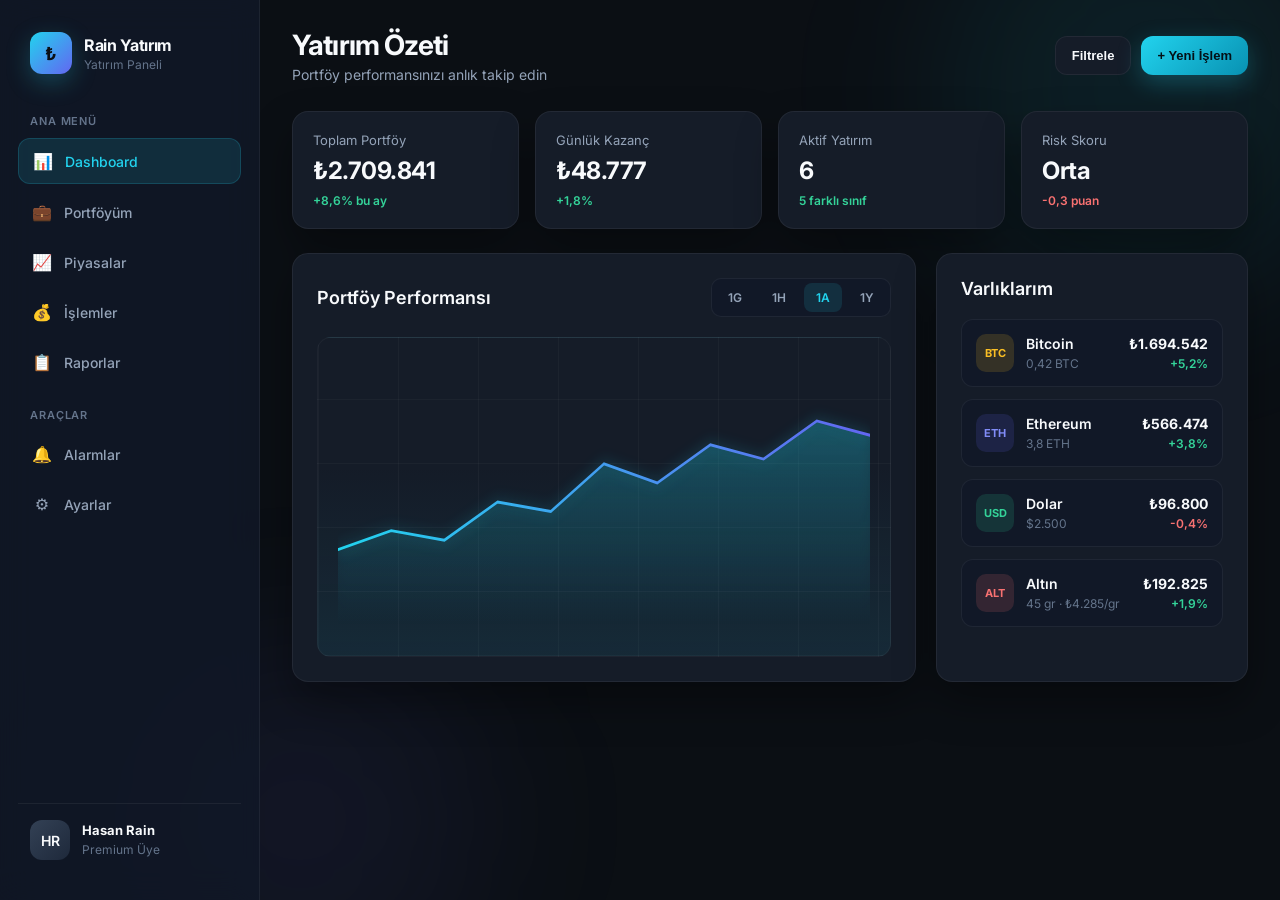
<file: index.html>
<!DOCTYPE html>
<html lang="tr">
<head>
  <meta charset="UTF-8" />
  <meta name="viewport" content="width=device-width, initial-scale=1.0" />
  <title>Dashboard — Rain Yatırım</title>
  <link rel="preconnect" href="https://fonts.googleapis.com" />
  <link rel="preconnect" href="https://fonts.gstatic.com" crossorigin />
  <link href="https://fonts.googleapis.com/css2?family=Inter:wght@400;500;600;700&display=swap" rel="stylesheet" />
  <link rel="stylesheet" href="styles.css" />
</head>
<body>
  <div class="app">
    <aside class="sidebar">
      <a href="index.html" class="logo">
        <div class="logo-icon">₺</div>
        <div class="logo-text">
          <h1>Rain Yatırım</h1>
          <p>Yatırım Paneli</p>
        </div>
      </a>

      <div class="menu-label">Ana Menü</div>
      <ul class="menu">
        <li><a href="tasarim1.html" class="active"><span class="menu-icon">📊</span> Dashboard</a></li>
        <li><a href="portfoyum.html"><span class="menu-icon">💼</span> Portföyüm</a></li>
        <li><a href="piyasalar.html"><span class="menu-icon">📈</span> Piyasalar</a></li>
        <li><a href="islemler.html"><span class="menu-icon">💰</span> İşlemler</a></li>
        <li><a href="raporlar.html"><span class="menu-icon">📋</span> Raporlar</a></li>
      </ul>

      <div class="menu-label" style="margin-top: 24px;">Araçlar</div>
      <ul class="menu">
        <li><a href="alarmlar.html"><span class="menu-icon">🔔</span> Alarmlar</a></li>
        <li><a href="ayarlar.html"><span class="menu-icon">⚙️</span> Ayarlar</a></li>
      </ul>

      <div class="sidebar-footer">
        <div class="user-card">
          <div class="avatar">HR</div>
          <div class="user-info">
            <strong>Hasan Rain</strong>
            <span>Premium Üye</span>
          </div>
        </div>
      </div>
    </aside>

    <main class="main">
      <div class="topbar">
        <div class="topbar-left">
          <h2>Yatırım Özeti</h2>
          <p>Portföy performansınızı anlık takip edin</p>
        </div>
        <div class="topbar-actions">
          <button class="btn btn-ghost">Filtrele</button>
          <button class="btn btn-primary">+ Yeni İşlem</button>
        </div>
      </div>

      <section class="stats-grid">
        <div class="stat-card">
          <div class="stat-label">Toplam Portföy</div>
          <div class="stat-value">₺2.709.841</div>
          <div class="stat-change positive">+8,6% bu ay</div>
        </div>
        <div class="stat-card">
          <div class="stat-label">Günlük Kazanç</div>
          <div class="stat-value">₺48.777</div>
          <div class="stat-change positive">+1,8%</div>
        </div>
        <div class="stat-card">
          <div class="stat-label">Aktif Yatırım</div>
          <div class="stat-value">6</div>
          <div class="stat-change positive">5 farklı sınıf</div>
        </div>
        <div class="stat-card">
          <div class="stat-label">Risk Skoru</div>
          <div class="stat-value">Orta</div>
          <div class="stat-change negative">-0,3 puan</div>
        </div>
      </section>

      <section class="content-grid">
        <div class="chart-card">
          <div class="card-header">
            <h3>Portföy Performansı</h3>
            <div class="tabs">
              <div class="tab">1G</div>
              <div class="tab">1H</div>
              <div class="tab active">1A</div>
              <div class="tab">1Y</div>
            </div>
          </div>
          <div class="chart-area">
            <div class="chart-line">
              <svg viewBox="0 0 800 260" preserveAspectRatio="none">
                <defs>
                  <linearGradient id="lineGradient" x1="0%" y1="0%" x2="100%" y2="0%">
                    <stop offset="0%" stop-color="#22d3ee" />
                    <stop offset="100%" stop-color="#6366f1" />
                  </linearGradient>
                  <linearGradient id="areaGradient" x1="0" y1="0" x2="0" y2="1">
                    <stop offset="0%" stop-color="rgba(34, 211, 238, 0.25)" />
                    <stop offset="100%" stop-color="rgba(34, 211, 238, 0)" />
                  </linearGradient>
                </defs>
                <path class="area" d="M0,180 L80,160 L160,170 L240,130 L320,140 L400,90 L480,110 L560,70 L640,85 L720,45 L800,60 L800,260 L0,260 Z" />
                <path d="M0,180 L80,160 L160,170 L240,130 L320,140 L400,90 L480,110 L560,70 L640,85 L720,45 L800,60" />
              </svg>
            </div>
          </div>
        </div>

        <div class="chart-card">
          <div class="card-header">
            <h3>Varlıklarım</h3>
          </div>
          <div class="portfolio-list">
            <div class="portfolio-item">
              <div class="asset">
                <div class="asset-icon btc">BTC</div>
                <div class="asset-info">
                  <strong>Bitcoin</strong>
                  <span>0,42 BTC</span>
                </div>
              </div>
              <div class="asset-value">
                <strong>₺1.694.542</strong>
                <span class="up">+5,2%</span>
              </div>
            </div>
            <div class="portfolio-item">
              <div class="asset">
                <div class="asset-icon eth">ETH</div>
                <div class="asset-info">
                  <strong>Ethereum</strong>
                  <span>3,8 ETH</span>
                </div>
              </div>
              <div class="asset-value">
                <strong>₺566.474</strong>
                <span class="up">+3,8%</span>
              </div>
            </div>
            <div class="portfolio-item">
              <div class="asset">
                <div class="asset-icon usd">USD</div>
                <div class="asset-info">
                  <strong>Dolar</strong>
                  <span>$2.500</span>
                </div>
              </div>
              <div class="asset-value">
                <strong>₺96.800</strong>
                <span class="down">-0,4%</span>
              </div>
            </div>
            <div class="portfolio-item">
              <div class="asset">
                <div class="asset-icon gold">ALT</div>
                <div class="asset-info">
                  <strong>Altın</strong>
                  <span>45 gr · ₺4.285/gr</span>
                </div>
              </div>
              <div class="asset-value">
                <strong>₺192.825</strong>
                <span class="up">+1,9%</span>
              </div>
            </div>
          </div>
        </div>
      </section>
    </main>
  </div>
</body>
</html>
</file>
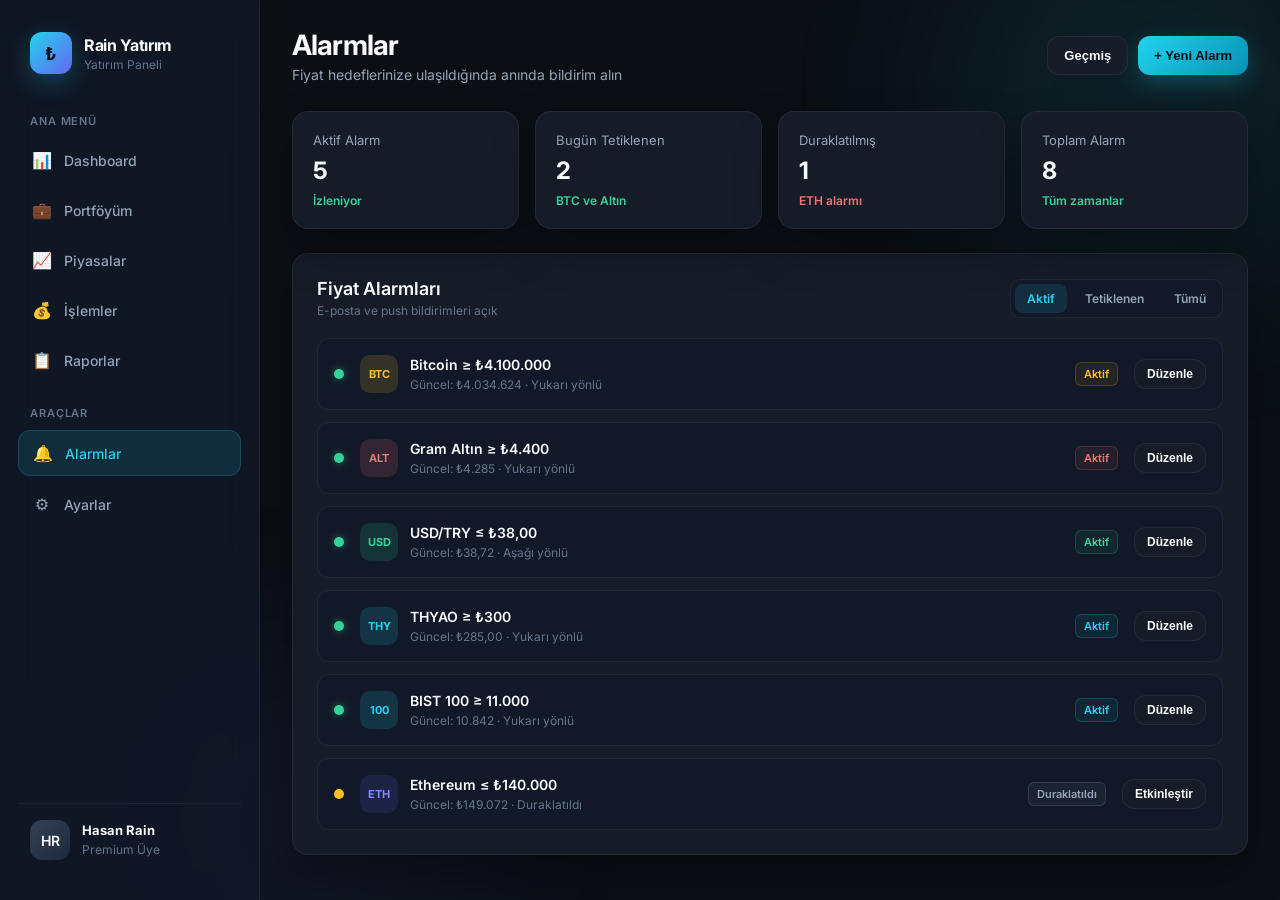
<file: alarmlar.html>
<!DOCTYPE html>
<html lang="tr">
<head>
  <meta charset="UTF-8" />
  <meta name="viewport" content="width=device-width, initial-scale=1.0" />
  <title>Alarmlar — Rain Yatırım</title>
  <link rel="preconnect" href="https://fonts.googleapis.com" />
  <link rel="preconnect" href="https://fonts.gstatic.com" crossorigin />
  <link href="https://fonts.googleapis.com/css2?family=Inter:wght@400;500;600;700&display=swap" rel="stylesheet" />
  <link rel="stylesheet" href="styles.css" />
</head>
<body>
  <div class="app">
    <aside class="sidebar">
      <a href="index.html" class="logo">
        <div class="logo-icon">₺</div>
        <div class="logo-text">
          <h1>Rain Yatırım</h1>
          <p>Yatırım Paneli</p>
        </div>
      </a>

      <div class="menu-label">Ana Menü</div>
      <ul class="menu">
        <li><a href="index.html"><span class="menu-icon">📊</span> Dashboard</a></li>
        <li><a href="portfoyum.html"><span class="menu-icon">💼</span> Portföyüm</a></li>
        <li><a href="piyasalar.html"><span class="menu-icon">📈</span> Piyasalar</a></li>
        <li><a href="islemler.html"><span class="menu-icon">💰</span> İşlemler</a></li>
        <li><a href="raporlar.html"><span class="menu-icon">📋</span> Raporlar</a></li>
      </ul>

      <div class="menu-label" style="margin-top: 24px;">Araçlar</div>
      <ul class="menu">
        <li><a href="alarmlar.html" class="active"><span class="menu-icon">🔔</span> Alarmlar</a></li>
        <li><a href="ayarlar.html"><span class="menu-icon">⚙️</span> Ayarlar</a></li>
      </ul>

      <div class="sidebar-footer">
        <div class="user-card">
          <div class="avatar">HR</div>
          <div class="user-info">
            <strong>Hasan Rain</strong>
            <span>Premium Üye</span>
          </div>
        </div>
      </div>
    </aside>

    <main class="main">
      <div class="topbar">
        <div class="topbar-left">
          <h2>Alarmlar</h2>
          <p>Fiyat hedeflerinize ulaşıldığında anında bildirim alın</p>
        </div>
        <div class="topbar-actions">
          <button class="btn btn-ghost">Geçmiş</button>
          <button class="btn btn-primary">+ Yeni Alarm</button>
        </div>
      </div>

      <section class="stats-grid">
        <div class="stat-card">
          <div class="stat-label">Aktif Alarm</div>
          <div class="stat-value">5</div>
          <div class="stat-change positive">İzleniyor</div>
        </div>
        <div class="stat-card">
          <div class="stat-label">Bugün Tetiklenen</div>
          <div class="stat-value">2</div>
          <div class="stat-change positive">BTC ve Altın</div>
        </div>
        <div class="stat-card">
          <div class="stat-label">Duraklatılmış</div>
          <div class="stat-value">1</div>
          <div class="stat-change negative">ETH alarmı</div>
        </div>
        <div class="stat-card">
          <div class="stat-label">Toplam Alarm</div>
          <div class="stat-value">8</div>
          <div class="stat-change positive">Tüm zamanlar</div>
        </div>
      </section>

      <section class="chart-card">
        <div class="card-header">
          <div>
            <h3>Fiyat Alarmları</h3>
            <p class="card-header-meta">E-posta ve push bildirimleri açık</p>
          </div>
          <div class="tabs">
            <div class="tab active">Aktif</div>
            <div class="tab">Tetiklenen</div>
            <div class="tab">Tümü</div>
          </div>
        </div>

        <div class="alarm-list">
          <div class="alarm-item">
            <div class="alarm-status active"></div>
            <div class="asset-cell" style="flex: 1;">
              <div class="asset-icon btc">BTC</div>
              <div class="asset-name">
                <strong>Bitcoin ≥ ₺4.100.000</strong>
                <span>Güncel: ₺4.034.624 · Yukarı yönlü</span>
              </div>
            </div>
            <span class="badge crypto">Aktif</span>
            <button class="btn btn-ghost" style="padding: 7px 12px; font-size: 12px;">Düzenle</button>
          </div>

          <div class="alarm-item">
            <div class="alarm-status active"></div>
            <div class="asset-cell" style="flex: 1;">
              <div class="asset-icon gold">ALT</div>
              <div class="asset-name">
                <strong>Gram Altın ≥ ₺4.400</strong>
                <span>Güncel: ₺4.285 · Yukarı yönlü</span>
              </div>
            </div>
            <span class="badge commodity">Aktif</span>
            <button class="btn btn-ghost" style="padding: 7px 12px; font-size: 12px;">Düzenle</button>
          </div>

          <div class="alarm-item">
            <div class="alarm-status active"></div>
            <div class="asset-cell" style="flex: 1;">
              <div class="asset-icon usd">USD</div>
              <div class="asset-name">
                <strong>USD/TRY ≤ ₺38,00</strong>
                <span>Güncel: ₺38,72 · Aşağı yönlü</span>
              </div>
            </div>
            <span class="badge fx">Aktif</span>
            <button class="btn btn-ghost" style="padding: 7px 12px; font-size: 12px;">Düzenle</button>
          </div>

          <div class="alarm-item">
            <div class="alarm-status active"></div>
            <div class="asset-cell" style="flex: 1;">
              <div class="asset-icon bist">THY</div>
              <div class="asset-name">
                <strong>THYAO ≥ ₺300</strong>
                <span>Güncel: ₺285,00 · Yukarı yönlü</span>
              </div>
            </div>
            <span class="badge stock">Aktif</span>
            <button class="btn btn-ghost" style="padding: 7px 12px; font-size: 12px;">Düzenle</button>
          </div>

          <div class="alarm-item">
            <div class="alarm-status active"></div>
            <div class="asset-cell" style="flex: 1;">
              <div class="asset-icon bist">100</div>
              <div class="asset-name">
                <strong>BIST 100 ≥ 11.000</strong>
                <span>Güncel: 10.842 · Yukarı yönlü</span>
              </div>
            </div>
            <span class="badge stock">Aktif</span>
            <button class="btn btn-ghost" style="padding: 7px 12px; font-size: 12px;">Düzenle</button>
          </div>

          <div class="alarm-item">
            <div class="alarm-status paused"></div>
            <div class="asset-cell" style="flex: 1;">
              <div class="asset-icon eth">ETH</div>
              <div class="asset-name">
                <strong>Ethereum ≤ ₺140.000</strong>
                <span>Güncel: ₺149.072 · Duraklatıldı</span>
              </div>
            </div>
            <span class="badge cash">Duraklatıldı</span>
            <button class="btn btn-ghost" style="padding: 7px 12px; font-size: 12px;">Etkinleştir</button>
          </div>
        </div>
      </section>
    </main>
  </div>
</body>
</html>
</file>
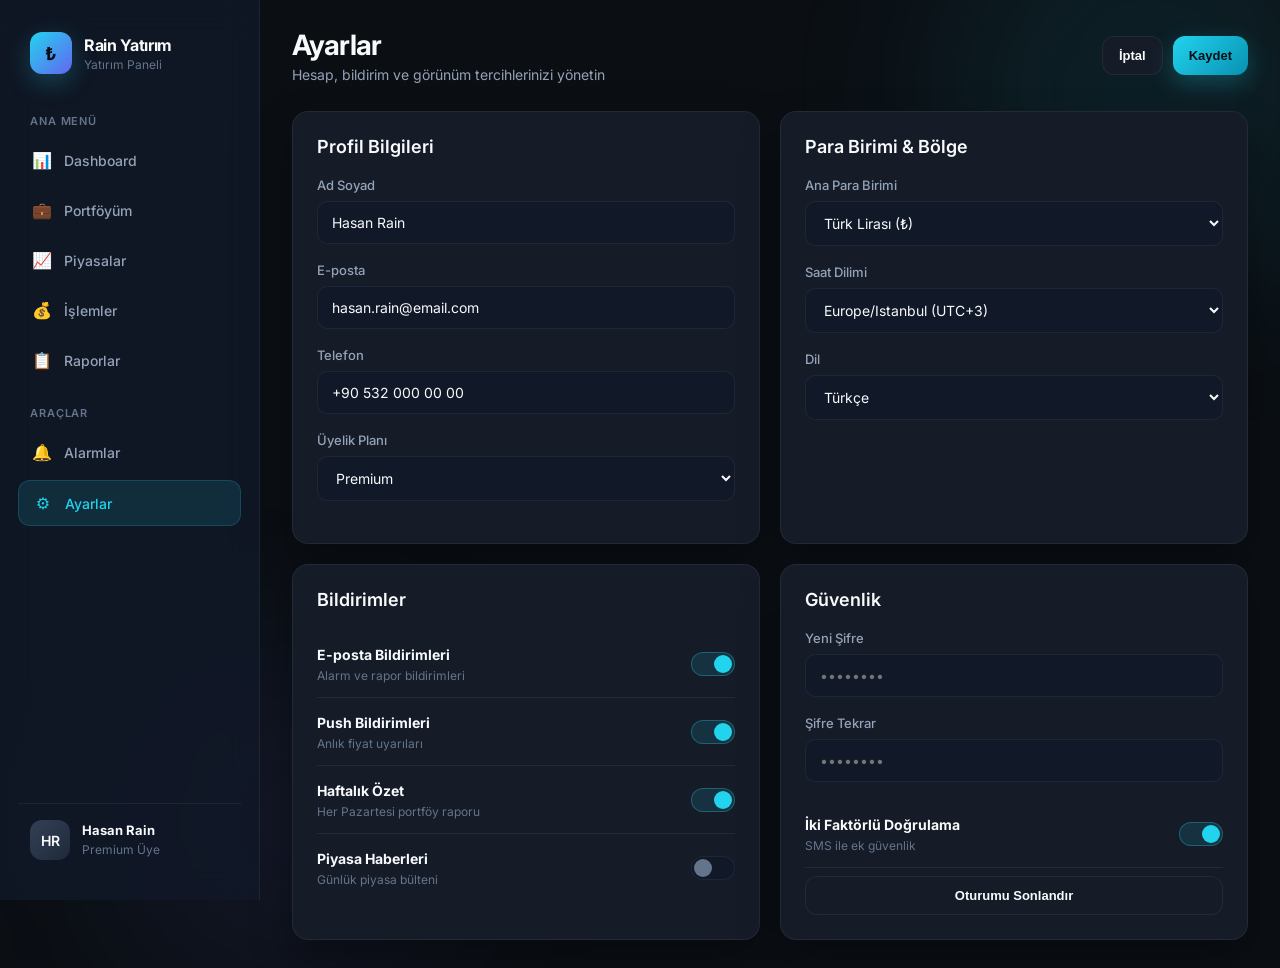
<file: ayarlar.html>
<!DOCTYPE html>
<html lang="tr">
<head>
  <meta charset="UTF-8" />
  <meta name="viewport" content="width=device-width, initial-scale=1.0" />
  <title>Ayarlar — Rain Yatırım</title>
  <link rel="preconnect" href="https://fonts.googleapis.com" />
  <link rel="preconnect" href="https://fonts.gstatic.com" crossorigin />
  <link href="https://fonts.googleapis.com/css2?family=Inter:wght@400;500;600;700&display=swap" rel="stylesheet" />
  <link rel="stylesheet" href="styles.css" />
</head>
<body>
  <div class="app">
    <aside class="sidebar">
      <a href="index.html" class="logo">
        <div class="logo-icon">₺</div>
        <div class="logo-text">
          <h1>Rain Yatırım</h1>
          <p>Yatırım Paneli</p>
        </div>
      </a>

      <div class="menu-label">Ana Menü</div>
      <ul class="menu">
        <li><a href="index.html"><span class="menu-icon">📊</span> Dashboard</a></li>
        <li><a href="portfoyum.html"><span class="menu-icon">💼</span> Portföyüm</a></li>
        <li><a href="piyasalar.html"><span class="menu-icon">📈</span> Piyasalar</a></li>
        <li><a href="islemler.html"><span class="menu-icon">💰</span> İşlemler</a></li>
        <li><a href="raporlar.html"><span class="menu-icon">📋</span> Raporlar</a></li>
      </ul>

      <div class="menu-label" style="margin-top: 24px;">Araçlar</div>
      <ul class="menu">
        <li><a href="alarmlar.html"><span class="menu-icon">🔔</span> Alarmlar</a></li>
        <li><a href="ayarlar.html" class="active"><span class="menu-icon">⚙️</span> Ayarlar</a></li>
      </ul>

      <div class="sidebar-footer">
        <div class="user-card">
          <div class="avatar">HR</div>
          <div class="user-info">
            <strong>Hasan Rain</strong>
            <span>Premium Üye</span>
          </div>
        </div>
      </div>
    </aside>

    <main class="main">
      <div class="topbar">
        <div class="topbar-left">
          <h2>Ayarlar</h2>
          <p>Hesap, bildirim ve görünüm tercihlerinizi yönetin</p>
        </div>
        <div class="topbar-actions">
          <button class="btn btn-ghost">İptal</button>
          <button class="btn btn-primary">Kaydet</button>
        </div>
      </div>

      <section class="settings-grid">
        <div class="chart-card">
          <div class="card-header">
            <h3>Profil Bilgileri</h3>
          </div>
          <div class="form-group">
            <label for="name">Ad Soyad</label>
            <input type="text" id="name" value="Hasan Rain" />
          </div>
          <div class="form-group">
            <label for="email">E-posta</label>
            <input type="email" id="email" value="hasan.rain@email.com" />
          </div>
          <div class="form-group">
            <label for="phone">Telefon</label>
            <input type="tel" id="phone" value="+90 532 000 00 00" />
          </div>
          <div class="form-group">
            <label for="plan">Üyelik Planı</label>
            <select id="plan">
              <option selected>Premium</option>
              <option>Standart</option>
              <option>Kurumsal</option>
            </select>
          </div>
        </div>

        <div class="chart-card">
          <div class="card-header">
            <h3>Para Birimi &amp; Bölge</h3>
          </div>
          <div class="form-group">
            <label for="currency">Ana Para Birimi</label>
            <select id="currency">
              <option selected>Türk Lirası (₺)</option>
              <option>Amerikan Doları ($)</option>
              <option>Euro (€)</option>
            </select>
          </div>
          <div class="form-group">
            <label for="timezone">Saat Dilimi</label>
            <select id="timezone">
              <option selected>Europe/Istanbul (UTC+3)</option>
              <option>UTC</option>
              <option>America/New_York</option>
            </select>
          </div>
          <div class="form-group">
            <label for="lang">Dil</label>
            <select id="lang">
              <option selected>Türkçe</option>
              <option>English</option>
            </select>
          </div>
        </div>

        <div class="chart-card">
          <div class="card-header">
            <h3>Bildirimler</h3>
          </div>
          <div class="toggle-row">
            <div>
              <strong style="font-size: 14px;">E-posta Bildirimleri</strong>
              <p style="font-size: 12px; color: var(--text-muted); margin-top: 4px;">Alarm ve rapor bildirimleri</p>
            </div>
            <div class="toggle on"></div>
          </div>
          <div class="toggle-row">
            <div>
              <strong style="font-size: 14px;">Push Bildirimleri</strong>
              <p style="font-size: 12px; color: var(--text-muted); margin-top: 4px;">Anlık fiyat uyarıları</p>
            </div>
            <div class="toggle on"></div>
          </div>
          <div class="toggle-row">
            <div>
              <strong style="font-size: 14px;">Haftalık Özet</strong>
              <p style="font-size: 12px; color: var(--text-muted); margin-top: 4px;">Her Pazartesi portföy raporu</p>
            </div>
            <div class="toggle on"></div>
          </div>
          <div class="toggle-row">
            <div>
              <strong style="font-size: 14px;">Piyasa Haberleri</strong>
              <p style="font-size: 12px; color: var(--text-muted); margin-top: 4px;">Günlük piyasa bülteni</p>
            </div>
            <div class="toggle"></div>
          </div>
        </div>

        <div class="chart-card">
          <div class="card-header">
            <h3>Güvenlik</h3>
          </div>
          <div class="form-group">
            <label for="password">Yeni Şifre</label>
            <input type="password" id="password" placeholder="••••••••" />
          </div>
          <div class="form-group">
            <label for="password2">Şifre Tekrar</label>
            <input type="password" id="password2" placeholder="••••••••" />
          </div>
          <div class="toggle-row">
            <div>
              <strong style="font-size: 14px;">İki Faktörlü Doğrulama</strong>
              <p style="font-size: 12px; color: var(--text-muted); margin-top: 4px;">SMS ile ek güvenlik</p>
            </div>
            <div class="toggle on"></div>
          </div>
          <button class="btn btn-ghost" style="margin-top: 8px; width: 100%;">Oturumu Sonlandır</button>
        </div>
      </section>
    </main>
  </div>
</body>
</html>
</file>
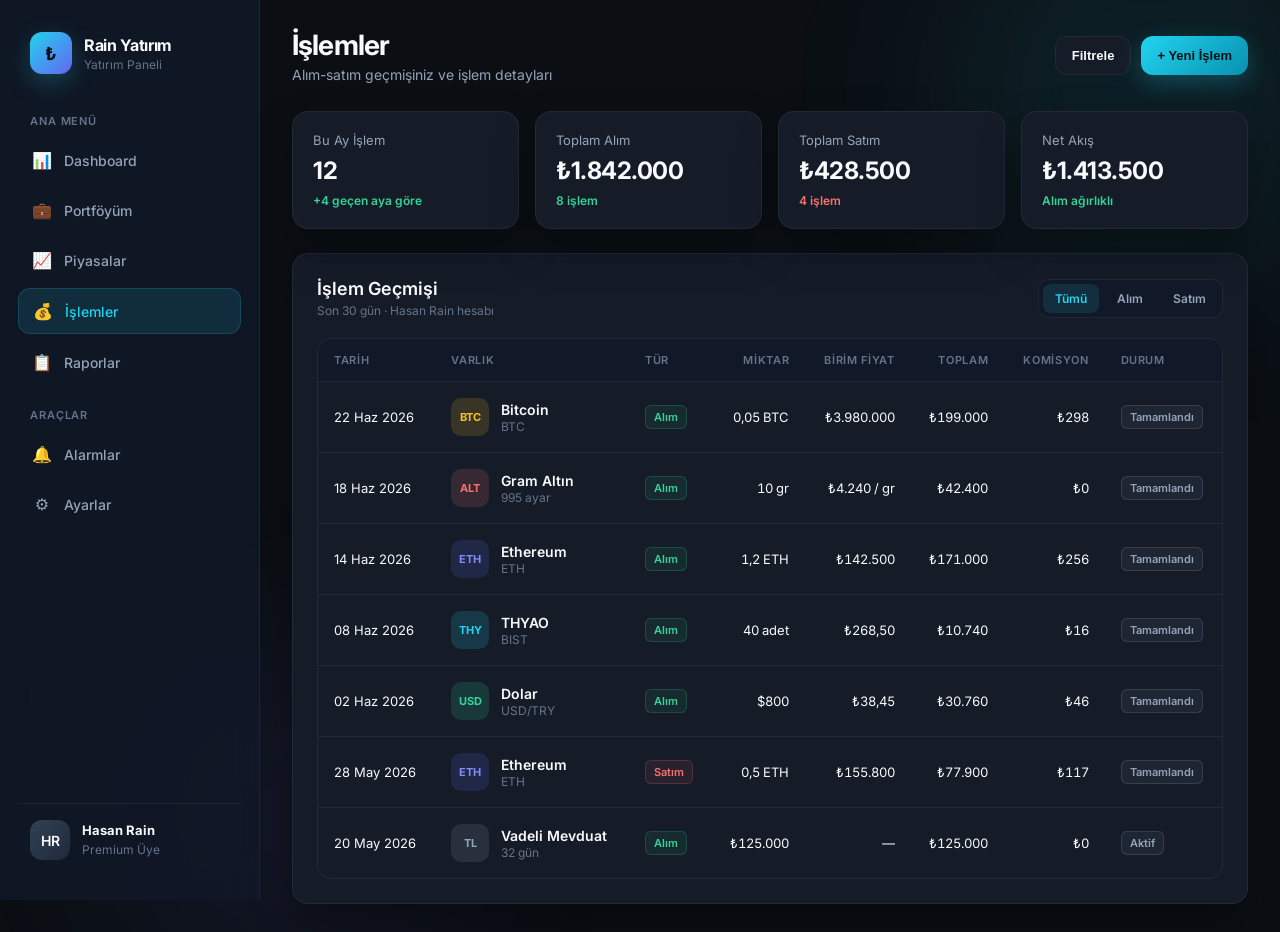
<file: islemler.html>
<!DOCTYPE html>
<html lang="tr">
<head>
  <meta charset="UTF-8" />
  <meta name="viewport" content="width=device-width, initial-scale=1.0" />
  <title>İşlemler — Rain Yatırım</title>
  <link rel="preconnect" href="https://fonts.googleapis.com" />
  <link rel="preconnect" href="https://fonts.gstatic.com" crossorigin />
  <link href="https://fonts.googleapis.com/css2?family=Inter:wght@400;500;600;700&display=swap" rel="stylesheet" />
  <link rel="stylesheet" href="styles.css" />
</head>
<body>
  <div class="app">
    <aside class="sidebar">
      <a href="index.html" class="logo">
        <div class="logo-icon">₺</div>
        <div class="logo-text">
          <h1>Rain Yatırım</h1>
          <p>Yatırım Paneli</p>
        </div>
      </a>

      <div class="menu-label">Ana Menü</div>
      <ul class="menu">
        <li><a href="index.html"><span class="menu-icon">📊</span> Dashboard</a></li>
        <li><a href="portfoyum.html"><span class="menu-icon">💼</span> Portföyüm</a></li>
        <li><a href="piyasalar.html"><span class="menu-icon">📈</span> Piyasalar</a></li>
        <li><a href="islemler.html" class="active"><span class="menu-icon">💰</span> İşlemler</a></li>
        <li><a href="raporlar.html"><span class="menu-icon">📋</span> Raporlar</a></li>
      </ul>

      <div class="menu-label" style="margin-top: 24px;">Araçlar</div>
      <ul class="menu">
        <li><a href="alarmlar.html"><span class="menu-icon">🔔</span> Alarmlar</a></li>
        <li><a href="ayarlar.html"><span class="menu-icon">⚙️</span> Ayarlar</a></li>
      </ul>

      <div class="sidebar-footer">
        <div class="user-card">
          <div class="avatar">HR</div>
          <div class="user-info">
            <strong>Hasan Rain</strong>
            <span>Premium Üye</span>
          </div>
        </div>
      </div>
    </aside>

    <main class="main">
      <div class="topbar">
        <div class="topbar-left">
          <h2>İşlemler</h2>
          <p>Alım-satım geçmişiniz ve işlem detayları</p>
        </div>
        <div class="topbar-actions">
          <button class="btn btn-ghost">Filtrele</button>
          <button class="btn btn-primary">+ Yeni İşlem</button>
        </div>
      </div>

      <section class="stats-grid">
        <div class="stat-card">
          <div class="stat-label">Bu Ay İşlem</div>
          <div class="stat-value">12</div>
          <div class="stat-change positive">+4 geçen aya göre</div>
        </div>
        <div class="stat-card">
          <div class="stat-label">Toplam Alım</div>
          <div class="stat-value">₺1.842.000</div>
          <div class="stat-change positive">8 işlem</div>
        </div>
        <div class="stat-card">
          <div class="stat-label">Toplam Satım</div>
          <div class="stat-value">₺428.500</div>
          <div class="stat-change negative">4 işlem</div>
        </div>
        <div class="stat-card">
          <div class="stat-label">Net Akış</div>
          <div class="stat-value">₺1.413.500</div>
          <div class="stat-change positive">Alım ağırlıklı</div>
        </div>
      </section>

      <section class="chart-card">
        <div class="card-header">
          <div>
            <h3>İşlem Geçmişi</h3>
            <p class="card-header-meta">Son 30 gün · Hasan Rain hesabı</p>
          </div>
          <div class="tabs">
            <div class="tab active">Tümü</div>
            <div class="tab">Alım</div>
            <div class="tab">Satım</div>
          </div>
        </div>

        <div class="table-wrap">
          <table class="data-table">
            <thead>
              <tr>
                <th>Tarih</th>
                <th>Varlık</th>
                <th>Tür</th>
                <th class="num">Miktar</th>
                <th class="num">Birim Fiyat</th>
                <th class="num">Toplam</th>
                <th class="num">Komisyon</th>
                <th>Durum</th>
              </tr>
            </thead>
            <tbody>
              <tr>
                <td>22 Haz 2026</td>
                <td>
                  <div class="asset-cell">
                    <div class="asset-icon btc">BTC</div>
                    <div class="asset-name"><strong>Bitcoin</strong><span>BTC</span></div>
                  </div>
                </td>
                <td><span class="badge buy">Alım</span></td>
                <td class="num">0,05 BTC</td>
                <td class="num">₺3.980.000</td>
                <td class="num">₺199.000</td>
                <td class="num">₺298</td>
                <td><span class="badge cash">Tamamlandı</span></td>
              </tr>
              <tr>
                <td>18 Haz 2026</td>
                <td>
                  <div class="asset-cell">
                    <div class="asset-icon gold">ALT</div>
                    <div class="asset-name"><strong>Gram Altın</strong><span>995 ayar</span></div>
                  </div>
                </td>
                <td><span class="badge buy">Alım</span></td>
                <td class="num">10 gr</td>
                <td class="num">₺4.240 / gr</td>
                <td class="num">₺42.400</td>
                <td class="num">₺0</td>
                <td><span class="badge cash">Tamamlandı</span></td>
              </tr>
              <tr>
                <td>14 Haz 2026</td>
                <td>
                  <div class="asset-cell">
                    <div class="asset-icon eth">ETH</div>
                    <div class="asset-name"><strong>Ethereum</strong><span>ETH</span></div>
                  </div>
                </td>
                <td><span class="badge buy">Alım</span></td>
                <td class="num">1,2 ETH</td>
                <td class="num">₺142.500</td>
                <td class="num">₺171.000</td>
                <td class="num">₺256</td>
                <td><span class="badge cash">Tamamlandı</span></td>
              </tr>
              <tr>
                <td>08 Haz 2026</td>
                <td>
                  <div class="asset-cell">
                    <div class="asset-icon bist">THY</div>
                    <div class="asset-name"><strong>THYAO</strong><span>BIST</span></div>
                  </div>
                </td>
                <td><span class="badge buy">Alım</span></td>
                <td class="num">40 adet</td>
                <td class="num">₺268,50</td>
                <td class="num">₺10.740</td>
                <td class="num">₺16</td>
                <td><span class="badge cash">Tamamlandı</span></td>
              </tr>
              <tr>
                <td>02 Haz 2026</td>
                <td>
                  <div class="asset-cell">
                    <div class="asset-icon usd">USD</div>
                    <div class="asset-name"><strong>Dolar</strong><span>USD/TRY</span></div>
                  </div>
                </td>
                <td><span class="badge buy">Alım</span></td>
                <td class="num">$800</td>
                <td class="num">₺38,45</td>
                <td class="num">₺30.760</td>
                <td class="num">₺46</td>
                <td><span class="badge cash">Tamamlandı</span></td>
              </tr>
              <tr>
                <td>28 May 2026</td>
                <td>
                  <div class="asset-cell">
                    <div class="asset-icon eth">ETH</div>
                    <div class="asset-name"><strong>Ethereum</strong><span>ETH</span></div>
                  </div>
                </td>
                <td><span class="badge sell">Satım</span></td>
                <td class="num">0,5 ETH</td>
                <td class="num">₺155.800</td>
                <td class="num">₺77.900</td>
                <td class="num">₺117</td>
                <td><span class="badge cash">Tamamlandı</span></td>
              </tr>
              <tr>
                <td>20 May 2026</td>
                <td>
                  <div class="asset-cell">
                    <div class="asset-icon tl">TL</div>
                    <div class="asset-name"><strong>Vadeli Mevduat</strong><span>32 gün</span></div>
                  </div>
                </td>
                <td><span class="badge buy">Alım</span></td>
                <td class="num">₺125.000</td>
                <td class="num">—</td>
                <td class="num">₺125.000</td>
                <td class="num">₺0</td>
                <td><span class="badge cash">Aktif</span></td>
              </tr>
            </tbody>
          </table>
        </div>
      </section>
    </main>
  </div>
</body>
</html>
</file>
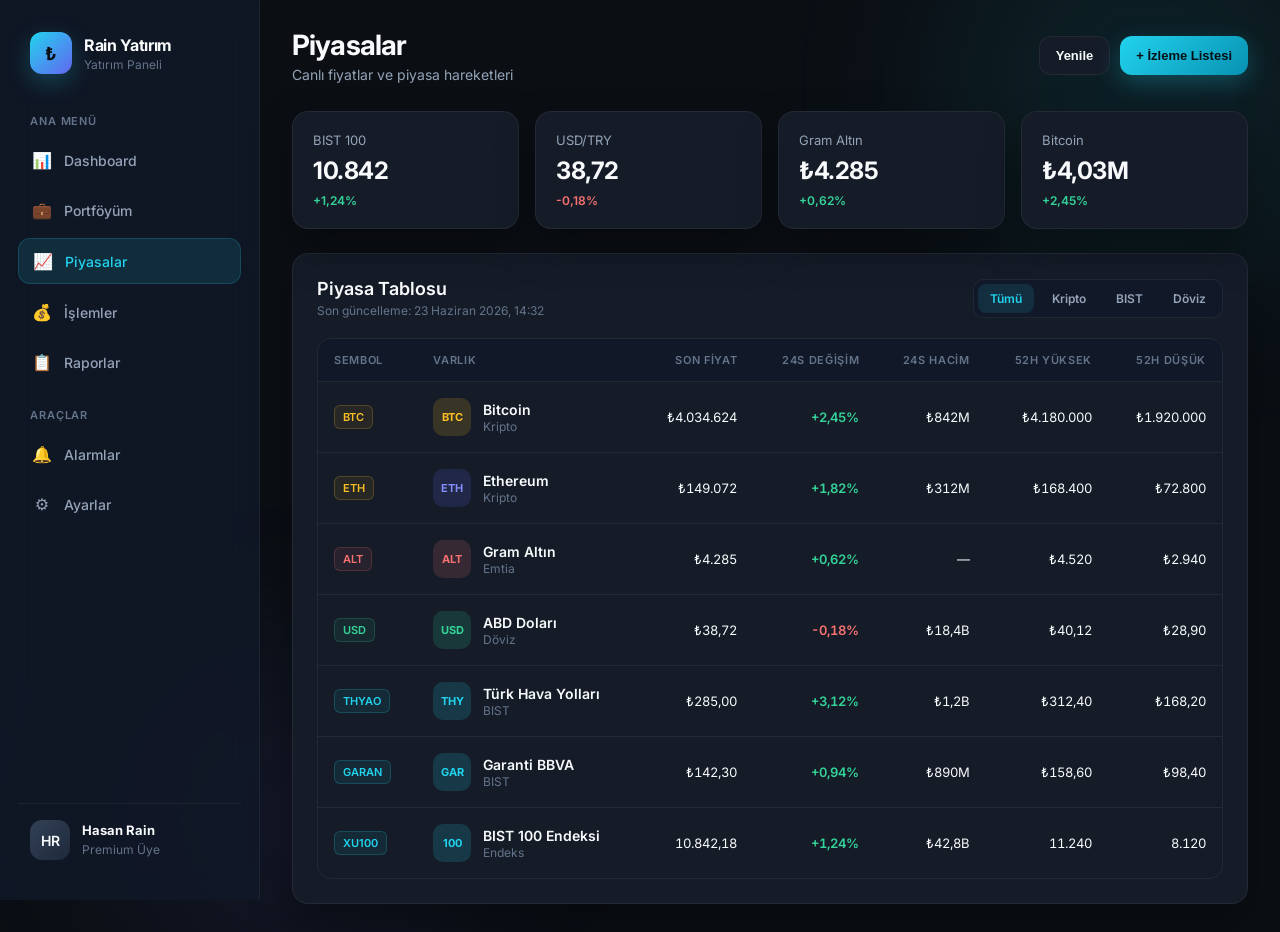
<file: piyasalar.html>
<!DOCTYPE html>
<html lang="tr">
<head>
  <meta charset="UTF-8" />
  <meta name="viewport" content="width=device-width, initial-scale=1.0" />
  <title>Piyasalar — Rain Yatırım</title>
  <link rel="preconnect" href="https://fonts.googleapis.com" />
  <link rel="preconnect" href="https://fonts.gstatic.com" crossorigin />
  <link href="https://fonts.googleapis.com/css2?family=Inter:wght@400;500;600;700&display=swap" rel="stylesheet" />
  <link rel="stylesheet" href="styles.css" />
</head>
<body>
  <div class="app">
    <aside class="sidebar">
      <a href="index.html" class="logo">
        <div class="logo-icon">₺</div>
        <div class="logo-text">
          <h1>Rain Yatırım</h1>
          <p>Yatırım Paneli</p>
        </div>
      </a>

      <div class="menu-label">Ana Menü</div>
      <ul class="menu">
        <li><a href="index.html"><span class="menu-icon">📊</span> Dashboard</a></li>
        <li><a href="portfoyum.html"><span class="menu-icon">💼</span> Portföyüm</a></li>
        <li><a href="piyasalar.html" class="active"><span class="menu-icon">📈</span> Piyasalar</a></li>
        <li><a href="islemler.html"><span class="menu-icon">💰</span> İşlemler</a></li>
        <li><a href="raporlar.html"><span class="menu-icon">📋</span> Raporlar</a></li>
      </ul>

      <div class="menu-label" style="margin-top: 24px;">Araçlar</div>
      <ul class="menu">
        <li><a href="alarmlar.html"><span class="menu-icon">🔔</span> Alarmlar</a></li>
        <li><a href="ayarlar.html"><span class="menu-icon">⚙️</span> Ayarlar</a></li>
      </ul>

      <div class="sidebar-footer">
        <div class="user-card">
          <div class="avatar">HR</div>
          <div class="user-info">
            <strong>Hasan Rain</strong>
            <span>Premium Üye</span>
          </div>
        </div>
      </div>
    </aside>

    <main class="main">
      <div class="topbar">
        <div class="topbar-left">
          <h2>Piyasalar</h2>
          <p>Canlı fiyatlar ve piyasa hareketleri</p>
        </div>
        <div class="topbar-actions">
          <button class="btn btn-ghost">Yenile</button>
          <button class="btn btn-primary">+ İzleme Listesi</button>
        </div>
      </div>

      <section class="stats-grid">
        <div class="stat-card">
          <div class="stat-label">BIST 100</div>
          <div class="stat-value">10.842</div>
          <div class="stat-change positive">+1,24%</div>
        </div>
        <div class="stat-card">
          <div class="stat-label">USD/TRY</div>
          <div class="stat-value">38,72</div>
          <div class="stat-change negative">-0,18%</div>
        </div>
        <div class="stat-card">
          <div class="stat-label">Gram Altın</div>
          <div class="stat-value">₺4.285</div>
          <div class="stat-change positive">+0,62%</div>
        </div>
        <div class="stat-card">
          <div class="stat-label">Bitcoin</div>
          <div class="stat-value">₺4,03M</div>
          <div class="stat-change positive">+2,45%</div>
        </div>
      </section>

      <section class="chart-card">
        <div class="card-header">
          <div>
            <h3>Piyasa Tablosu</h3>
            <p class="card-header-meta">Son güncelleme: 23 Haziran 2026, 14:32</p>
          </div>
          <div class="tabs">
            <div class="tab active">Tümü</div>
            <div class="tab">Kripto</div>
            <div class="tab">BIST</div>
            <div class="tab">Döviz</div>
          </div>
        </div>

        <div class="table-wrap">
          <table class="data-table">
            <thead>
              <tr>
                <th>Sembol</th>
                <th>Varlık</th>
                <th class="num">Son Fiyat</th>
                <th class="num">24s Değişim</th>
                <th class="num">24s Hacim</th>
                <th class="num">52H Yüksek</th>
                <th class="num">52H Düşük</th>
              </tr>
            </thead>
            <tbody>
              <tr>
                <td><span class="badge crypto">BTC</span></td>
                <td>
                  <div class="asset-cell">
                    <div class="asset-icon btc">BTC</div>
                    <div class="asset-name"><strong>Bitcoin</strong><span>Kripto</span></div>
                  </div>
                </td>
                <td class="num">₺4.034.624</td>
                <td class="num pnl up">+2,45%</td>
                <td class="num">₺842M</td>
                <td class="num">₺4.180.000</td>
                <td class="num">₺1.920.000</td>
              </tr>
              <tr>
                <td><span class="badge crypto">ETH</span></td>
                <td>
                  <div class="asset-cell">
                    <div class="asset-icon eth">ETH</div>
                    <div class="asset-name"><strong>Ethereum</strong><span>Kripto</span></div>
                  </div>
                </td>
                <td class="num">₺149.072</td>
                <td class="num pnl up">+1,82%</td>
                <td class="num">₺312M</td>
                <td class="num">₺168.400</td>
                <td class="num">₺72.800</td>
              </tr>
              <tr>
                <td><span class="badge commodity">ALT</span></td>
                <td>
                  <div class="asset-cell">
                    <div class="asset-icon gold">ALT</div>
                    <div class="asset-name"><strong>Gram Altın</strong><span>Emtia</span></div>
                  </div>
                </td>
                <td class="num">₺4.285</td>
                <td class="num pnl up">+0,62%</td>
                <td class="num">—</td>
                <td class="num">₺4.520</td>
                <td class="num">₺2.940</td>
              </tr>
              <tr>
                <td><span class="badge fx">USD</span></td>
                <td>
                  <div class="asset-cell">
                    <div class="asset-icon usd">USD</div>
                    <div class="asset-name"><strong>ABD Doları</strong><span>Döviz</span></div>
                  </div>
                </td>
                <td class="num">₺38,72</td>
                <td class="num pnl down">-0,18%</td>
                <td class="num">₺18,4B</td>
                <td class="num">₺40,12</td>
                <td class="num">₺28,90</td>
              </tr>
              <tr>
                <td><span class="badge stock">THYAO</span></td>
                <td>
                  <div class="asset-cell">
                    <div class="asset-icon bist">THY</div>
                    <div class="asset-name"><strong>Türk Hava Yolları</strong><span>BIST</span></div>
                  </div>
                </td>
                <td class="num">₺285,00</td>
                <td class="num pnl up">+3,12%</td>
                <td class="num">₺1,2B</td>
                <td class="num">₺312,40</td>
                <td class="num">₺168,20</td>
              </tr>
              <tr>
                <td><span class="badge stock">GARAN</span></td>
                <td>
                  <div class="asset-cell">
                    <div class="asset-icon bist">GAR</div>
                    <div class="asset-name"><strong>Garanti BBVA</strong><span>BIST</span></div>
                  </div>
                </td>
                <td class="num">₺142,30</td>
                <td class="num pnl up">+0,94%</td>
                <td class="num">₺890M</td>
                <td class="num">₺158,60</td>
                <td class="num">₺98,40</td>
              </tr>
              <tr>
                <td><span class="badge stock">XU100</span></td>
                <td>
                  <div class="asset-cell">
                    <div class="asset-icon bist">100</div>
                    <div class="asset-name"><strong>BIST 100 Endeksi</strong><span>Endeks</span></div>
                  </div>
                </td>
                <td class="num">10.842,18</td>
                <td class="num pnl up">+1,24%</td>
                <td class="num">₺42,8B</td>
                <td class="num">11.240</td>
                <td class="num">8.120</td>
              </tr>
            </tbody>
          </table>
        </div>
      </section>
    </main>
  </div>
</body>
</html>
</file>
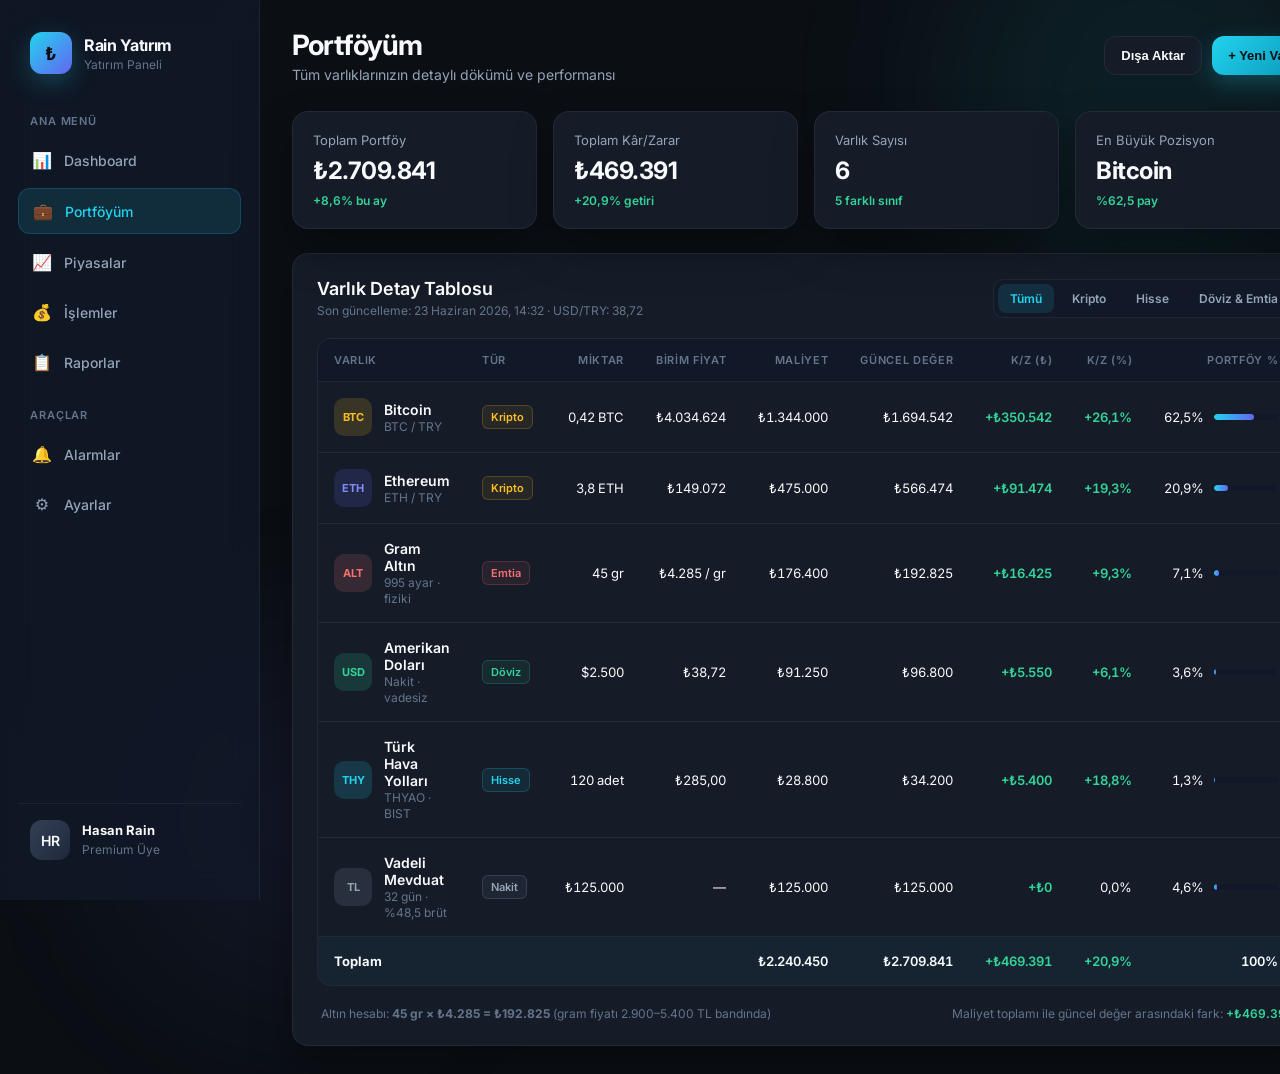
<file: portfoyum.html>
<!DOCTYPE html>
<html lang="tr">
<head>
  <meta charset="UTF-8" />
  <meta name="viewport" content="width=device-width, initial-scale=1.0" />
  <title>Portföyüm — Rain Yatırım</title>
  <link rel="preconnect" href="https://fonts.googleapis.com" />
  <link rel="preconnect" href="https://fonts.gstatic.com" crossorigin />
  <link href="https://fonts.googleapis.com/css2?family=Inter:wght@400;500;600;700&display=swap" rel="stylesheet" />
  <link rel="stylesheet" href="styles.css" />
  <style>
    .data-table { min-width: 960px; }
  </style>
</head>
<body>
  <div class="app">
    <aside class="sidebar">
      <a href="index.html" class="logo">
        <div class="logo-icon">₺</div>
        <div class="logo-text">
          <h1>Rain Yatırım</h1>
          <p>Yatırım Paneli</p>
        </div>
      </a>

      <div class="menu-label">Ana Menü</div>
      <ul class="menu">
        <li><a href="index.html"><span class="menu-icon">📊</span> Dashboard</a></li>
        <li><a href="portfoyum.html" class="active"><span class="menu-icon">💼</span> Portföyüm</a></li>
        <li><a href="piyasalar.html"><span class="menu-icon">📈</span> Piyasalar</a></li>
        <li><a href="islemler.html"><span class="menu-icon">💰</span> İşlemler</a></li>
        <li><a href="raporlar.html"><span class="menu-icon">📋</span> Raporlar</a></li>
      </ul>

      <div class="menu-label" style="margin-top: 24px;">Araçlar</div>
      <ul class="menu">
        <li><a href="alarmlar.html"><span class="menu-icon">🔔</span> Alarmlar</a></li>
        <li><a href="ayarlar.html"><span class="menu-icon">⚙️</span> Ayarlar</a></li>
      </ul>

      <div class="sidebar-footer">
        <div class="user-card">
          <div class="avatar">HR</div>
          <div class="user-info">
            <strong>Hasan Rain</strong>
            <span>Premium Üye</span>
          </div>
        </div>
      </div>
    </aside>

    <main class="main">
      <div class="topbar">
        <div class="topbar-left">
          <h2>Portföyüm</h2>
          <p>Tüm varlıklarınızın detaylı dökümü ve performansı</p>
        </div>
        <div class="topbar-actions">
          <button class="btn btn-ghost">Dışa Aktar</button>
          <button class="btn btn-primary">+ Yeni Varlık</button>
        </div>
      </div>

      <!--
        Fiyat referansları (Haziran 2026, gerçekçi aralıklar):
        USD/TRY: 38,72 | BTC: ~$104.200 | ETH: ~$3.850
        Gram altın: 4.285 TL/gr (2.900–5.400 aralığında)
      -->
      <section class="stats-grid">
        <div class="stat-card">
          <div class="stat-label">Toplam Portföy</div>
          <div class="stat-value">₺2.709.841</div>
          <div class="stat-change positive">+8,6% bu ay</div>
        </div>
        <div class="stat-card">
          <div class="stat-label">Toplam Kâr/Zarar</div>
          <div class="stat-value">₺469.391</div>
          <div class="stat-change positive">+20,9% getiri</div>
        </div>
        <div class="stat-card">
          <div class="stat-label">Varlık Sayısı</div>
          <div class="stat-value">6</div>
          <div class="stat-change positive">5 farklı sınıf</div>
        </div>
        <div class="stat-card">
          <div class="stat-label">En Büyük Pozisyon</div>
          <div class="stat-value">Bitcoin</div>
          <div class="stat-change positive">%62,5 pay</div>
        </div>
      </section>

      <section class="chart-card">
        <div class="card-header">
          <div>
            <h3>Varlık Detay Tablosu</h3>
            <p class="card-header-meta">Son güncelleme: 23 Haziran 2026, 14:32 · USD/TRY: 38,72</p>
          </div>
          <div class="tabs">
            <div class="tab active">Tümü</div>
            <div class="tab">Kripto</div>
            <div class="tab">Hisse</div>
            <div class="tab">Döviz &amp; Emtia</div>
          </div>
        </div>

        <div class="table-wrap">
          <table class="data-table">
            <thead>
              <tr>
                <th>Varlık</th>
                <th>Tür</th>
                <th class="num">Miktar</th>
                <th class="num">Birim Fiyat</th>
                <th class="num">Maliyet</th>
                <th class="num">Güncel Değer</th>
                <th class="num">K/Z (₺)</th>
                <th class="num">K/Z (%)</th>
                <th class="num">Portföy %</th>
              </tr>
            </thead>
            <tbody>
              <tr>
                <td>
                  <div class="asset-cell">
                    <div class="asset-icon btc">BTC</div>
                    <div class="asset-name">
                      <strong>Bitcoin</strong>
                      <span>BTC / TRY</span>
                    </div>
                  </div>
                </td>
                <td><span class="badge crypto">Kripto</span></td>
                <td class="num">0,42 BTC</td>
                <td class="num">₺4.034.624</td>
                <td class="num">₺1.344.000</td>
                <td class="num">₺1.694.542</td>
                <td class="num pnl up">+₺350.542</td>
                <td class="num pnl up">+26,1%</td>
                <td class="num">
                  <div class="alloc-bar">
                    <span>62,5%</span>
                    <div class="alloc-track"><div class="alloc-fill" style="width: 62.5%;"></div></div>
                  </div>
                </td>
              </tr>
              <tr>
                <td>
                  <div class="asset-cell">
                    <div class="asset-icon eth">ETH</div>
                    <div class="asset-name">
                      <strong>Ethereum</strong>
                      <span>ETH / TRY</span>
                    </div>
                  </div>
                </td>
                <td><span class="badge crypto">Kripto</span></td>
                <td class="num">3,8 ETH</td>
                <td class="num">₺149.072</td>
                <td class="num">₺475.000</td>
                <td class="num">₺566.474</td>
                <td class="num pnl up">+₺91.474</td>
                <td class="num pnl up">+19,3%</td>
                <td class="num">
                  <div class="alloc-bar">
                    <span>20,9%</span>
                    <div class="alloc-track"><div class="alloc-fill" style="width: 20.9%;"></div></div>
                  </div>
                </td>
              </tr>
              <tr>
                <td>
                  <div class="asset-cell">
                    <div class="asset-icon gold">ALT</div>
                    <div class="asset-name">
                      <strong>Gram Altın</strong>
                      <span>995 ayar · fiziki</span>
                    </div>
                  </div>
                </td>
                <td><span class="badge commodity">Emtia</span></td>
                <td class="num">45 gr</td>
                <td class="num">₺4.285 / gr</td>
                <td class="num">₺176.400</td>
                <td class="num">₺192.825</td>
                <td class="num pnl up">+₺16.425</td>
                <td class="num pnl up">+9,3%</td>
                <td class="num">
                  <div class="alloc-bar">
                    <span>7,1%</span>
                    <div class="alloc-track"><div class="alloc-fill" style="width: 7.1%;"></div></div>
                  </div>
                </td>
              </tr>
              <tr>
                <td>
                  <div class="asset-cell">
                    <div class="asset-icon usd">USD</div>
                    <div class="asset-name">
                      <strong>Amerikan Doları</strong>
                      <span>Nakit · vadesiz</span>
                    </div>
                  </div>
                </td>
                <td><span class="badge fx">Döviz</span></td>
                <td class="num">$2.500</td>
                <td class="num">₺38,72</td>
                <td class="num">₺91.250</td>
                <td class="num">₺96.800</td>
                <td class="num pnl up">+₺5.550</td>
                <td class="num pnl up">+6,1%</td>
                <td class="num">
                  <div class="alloc-bar">
                    <span>3,6%</span>
                    <div class="alloc-track"><div class="alloc-fill" style="width: 3.6%;"></div></div>
                  </div>
                </td>
              </tr>
              <tr>
                <td>
                  <div class="asset-cell">
                    <div class="asset-icon bist">THY</div>
                    <div class="asset-name">
                      <strong>Türk Hava Yolları</strong>
                      <span>THYAO · BIST</span>
                    </div>
                  </div>
                </td>
                <td><span class="badge stock">Hisse</span></td>
                <td class="num">120 adet</td>
                <td class="num">₺285,00</td>
                <td class="num">₺28.800</td>
                <td class="num">₺34.200</td>
                <td class="num pnl up">+₺5.400</td>
                <td class="num pnl up">+18,8%</td>
                <td class="num">
                  <div class="alloc-bar">
                    <span>1,3%</span>
                    <div class="alloc-track"><div class="alloc-fill" style="width: 1.3%;"></div></div>
                  </div>
                </td>
              </tr>
              <tr>
                <td>
                  <div class="asset-cell">
                    <div class="asset-icon tl">TL</div>
                    <div class="asset-name">
                      <strong>Vadeli Mevduat</strong>
                      <span>32 gün · %48,5 brüt</span>
                    </div>
                  </div>
                </td>
                <td><span class="badge cash">Nakit</span></td>
                <td class="num">₺125.000</td>
                <td class="num">—</td>
                <td class="num">₺125.000</td>
                <td class="num">₺125.000</td>
                <td class="num pnl up">+₺0</td>
                <td class="num">0,0%</td>
                <td class="num">
                  <div class="alloc-bar">
                    <span>4,6%</span>
                    <div class="alloc-track"><div class="alloc-fill" style="width: 4.6%;"></div></div>
                  </div>
                </td>
              </tr>
              <tr class="summary-row">
                <td colspan="4"><strong>Toplam</strong></td>
                <td class="num">₺2.240.450</td>
                <td class="num">₺2.709.841</td>
                <td class="num pnl up">+₺469.391</td>
                <td class="num pnl up">+20,9%</td>
                <td class="num">100%</td>
              </tr>
            </tbody>
          </table>
        </div>

        <div class="table-footer">
          <p>Altın hesabı: <strong>45 gr × ₺4.285 = ₺192.825</strong> (gram fiyatı 2.900–5.400 TL bandında)</p>
          <p>Maliyet toplamı ile güncel değer arasındaki fark: <strong class="pnl up">+₺469.391</strong></p>
        </div>
      </section>
    </main>
  </div>
</body>
</html>
</file>
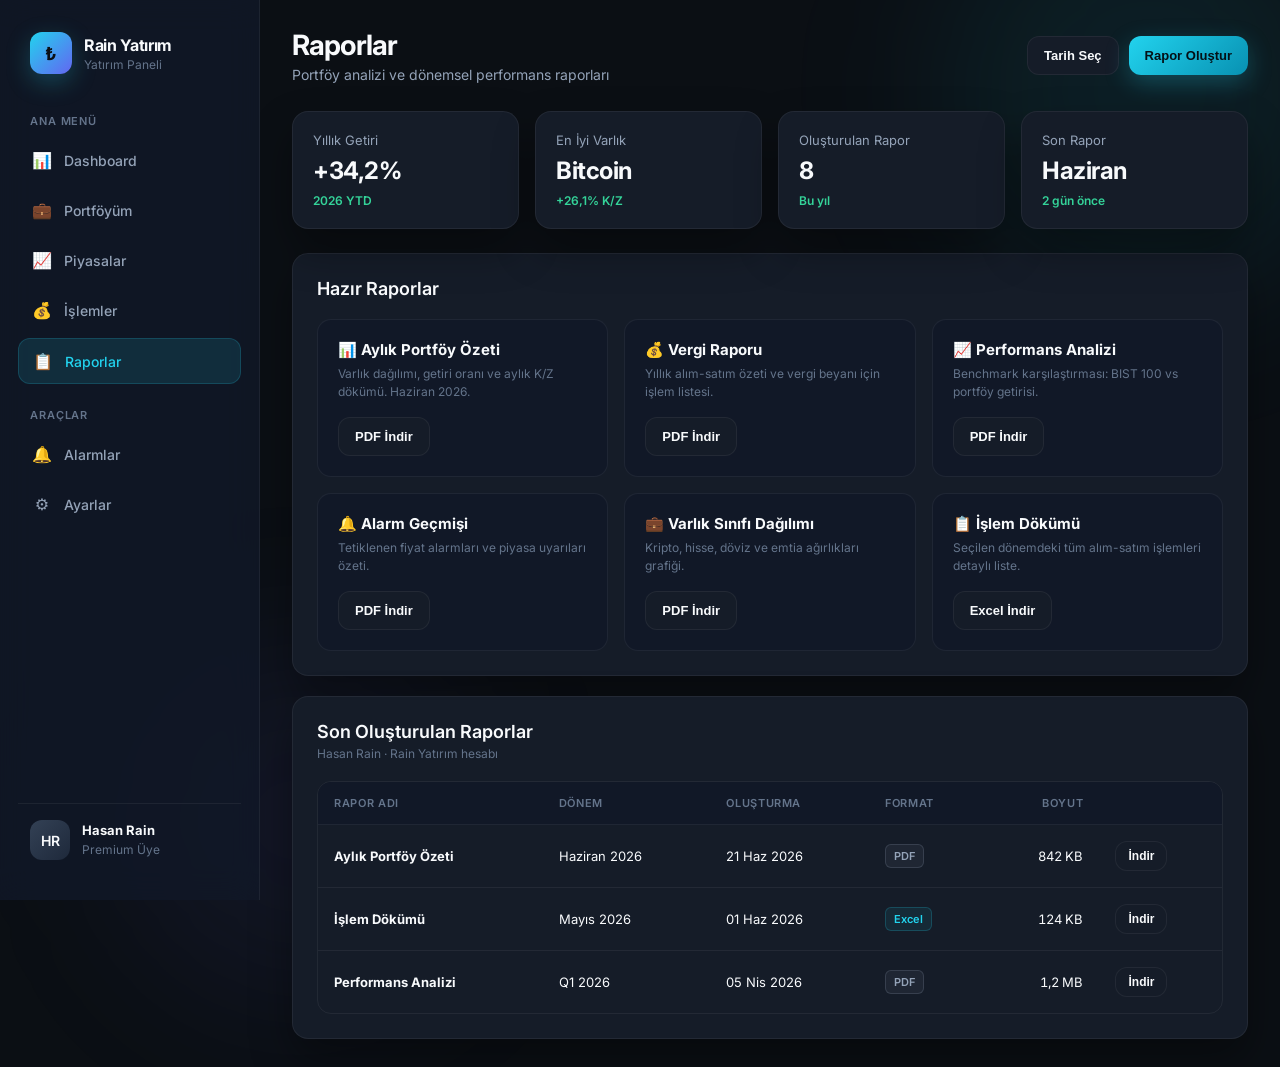
<file: raporlar.html>
<!DOCTYPE html>
<html lang="tr">
<head>
  <meta charset="UTF-8" />
  <meta name="viewport" content="width=device-width, initial-scale=1.0" />
  <title>Raporlar — Rain Yatırım</title>
  <link rel="preconnect" href="https://fonts.googleapis.com" />
  <link rel="preconnect" href="https://fonts.gstatic.com" crossorigin />
  <link href="https://fonts.googleapis.com/css2?family=Inter:wght@400;500;600;700&display=swap" rel="stylesheet" />
  <link rel="stylesheet" href="styles.css" />
</head>
<body>
  <div class="app">
    <aside class="sidebar">
      <a href="index.html" class="logo">
        <div class="logo-icon">₺</div>
        <div class="logo-text">
          <h1>Rain Yatırım</h1>
          <p>Yatırım Paneli</p>
        </div>
      </a>

      <div class="menu-label">Ana Menü</div>
      <ul class="menu">
        <li><a href="index.html"><span class="menu-icon">📊</span> Dashboard</a></li>
        <li><a href="portfoyum.html"><span class="menu-icon">💼</span> Portföyüm</a></li>
        <li><a href="piyasalar.html"><span class="menu-icon">📈</span> Piyasalar</a></li>
        <li><a href="islemler.html"><span class="menu-icon">💰</span> İşlemler</a></li>
        <li><a href="raporlar.html" class="active"><span class="menu-icon">📋</span> Raporlar</a></li>
      </ul>

      <div class="menu-label" style="margin-top: 24px;">Araçlar</div>
      <ul class="menu">
        <li><a href="alarmlar.html"><span class="menu-icon">🔔</span> Alarmlar</a></li>
        <li><a href="ayarlar.html"><span class="menu-icon">⚙️</span> Ayarlar</a></li>
      </ul>

      <div class="sidebar-footer">
        <div class="user-card">
          <div class="avatar">HR</div>
          <div class="user-info">
            <strong>Hasan Rain</strong>
            <span>Premium Üye</span>
          </div>
        </div>
      </div>
    </aside>

    <main class="main">
      <div class="topbar">
        <div class="topbar-left">
          <h2>Raporlar</h2>
          <p>Portföy analizi ve dönemsel performans raporları</p>
        </div>
        <div class="topbar-actions">
          <button class="btn btn-ghost">Tarih Seç</button>
          <button class="btn btn-primary">Rapor Oluştur</button>
        </div>
      </div>

      <section class="stats-grid">
        <div class="stat-card">
          <div class="stat-label">Yıllık Getiri</div>
          <div class="stat-value">+34,2%</div>
          <div class="stat-change positive">2026 YTD</div>
        </div>
        <div class="stat-card">
          <div class="stat-label">En İyi Varlık</div>
          <div class="stat-value">Bitcoin</div>
          <div class="stat-change positive">+26,1% K/Z</div>
        </div>
        <div class="stat-card">
          <div class="stat-label">Oluşturulan Rapor</div>
          <div class="stat-value">8</div>
          <div class="stat-change positive">Bu yıl</div>
        </div>
        <div class="stat-card">
          <div class="stat-label">Son Rapor</div>
          <div class="stat-value">Haziran</div>
          <div class="stat-change positive">2 gün önce</div>
        </div>
      </section>

      <section class="chart-card" style="margin-bottom: 20px;">
        <div class="card-header">
          <h3>Hazır Raporlar</h3>
        </div>
        <div class="report-grid">
          <div class="report-item">
            <h4>📊 Aylık Portföy Özeti</h4>
            <p>Varlık dağılımı, getiri oranı ve aylık K/Z dökümü. Haziran 2026.</p>
            <button class="btn btn-ghost">PDF İndir</button>
          </div>
          <div class="report-item">
            <h4>💰 Vergi Raporu</h4>
            <p>Yıllık alım-satım özeti ve vergi beyanı için işlem listesi.</p>
            <button class="btn btn-ghost">PDF İndir</button>
          </div>
          <div class="report-item">
            <h4>📈 Performans Analizi</h4>
            <p>Benchmark karşılaştırması: BIST 100 vs portföy getirisi.</p>
            <button class="btn btn-ghost">PDF İndir</button>
          </div>
          <div class="report-item">
            <h4>🔔 Alarm Geçmişi</h4>
            <p>Tetiklenen fiyat alarmları ve piyasa uyarıları özeti.</p>
            <button class="btn btn-ghost">PDF İndir</button>
          </div>
          <div class="report-item">
            <h4>💼 Varlık Sınıfı Dağılımı</h4>
            <p>Kripto, hisse, döviz ve emtia ağırlıkları grafiği.</p>
            <button class="btn btn-ghost">PDF İndir</button>
          </div>
          <div class="report-item">
            <h4>📋 İşlem Dökümü</h4>
            <p>Seçilen dönemdeki tüm alım-satım işlemleri detaylı liste.</p>
            <button class="btn btn-ghost">Excel İndir</button>
          </div>
        </div>
      </section>

      <section class="chart-card">
        <div class="card-header">
          <div>
            <h3>Son Oluşturulan Raporlar</h3>
            <p class="card-header-meta">Hasan Rain · Rain Yatırım hesabı</p>
          </div>
        </div>
        <div class="table-wrap">
          <table class="data-table">
            <thead>
              <tr>
                <th>Rapor Adı</th>
                <th>Dönem</th>
                <th>Oluşturma</th>
                <th>Format</th>
                <th class="num">Boyut</th>
                <th></th>
              </tr>
            </thead>
            <tbody>
              <tr>
                <td><strong>Aylık Portföy Özeti</strong></td>
                <td>Haziran 2026</td>
                <td>21 Haz 2026</td>
                <td><span class="badge cash">PDF</span></td>
                <td class="num">842 KB</td>
                <td><button class="btn btn-ghost" style="padding: 7px 12px; font-size: 12px;">İndir</button></td>
              </tr>
              <tr>
                <td><strong>İşlem Dökümü</strong></td>
                <td>Mayıs 2026</td>
                <td>01 Haz 2026</td>
                <td><span class="badge stock">Excel</span></td>
                <td class="num">124 KB</td>
                <td><button class="btn btn-ghost" style="padding: 7px 12px; font-size: 12px;">İndir</button></td>
              </tr>
              <tr>
                <td><strong>Performans Analizi</strong></td>
                <td>Q1 2026</td>
                <td>05 Nis 2026</td>
                <td><span class="badge cash">PDF</span></td>
                <td class="num">1,2 MB</td>
                <td><button class="btn btn-ghost" style="padding: 7px 12px; font-size: 12px;">İndir</button></td>
              </tr>
            </tbody>
          </table>
        </div>
      </section>
    </main>
  </div>
</body>
</html>
</file>
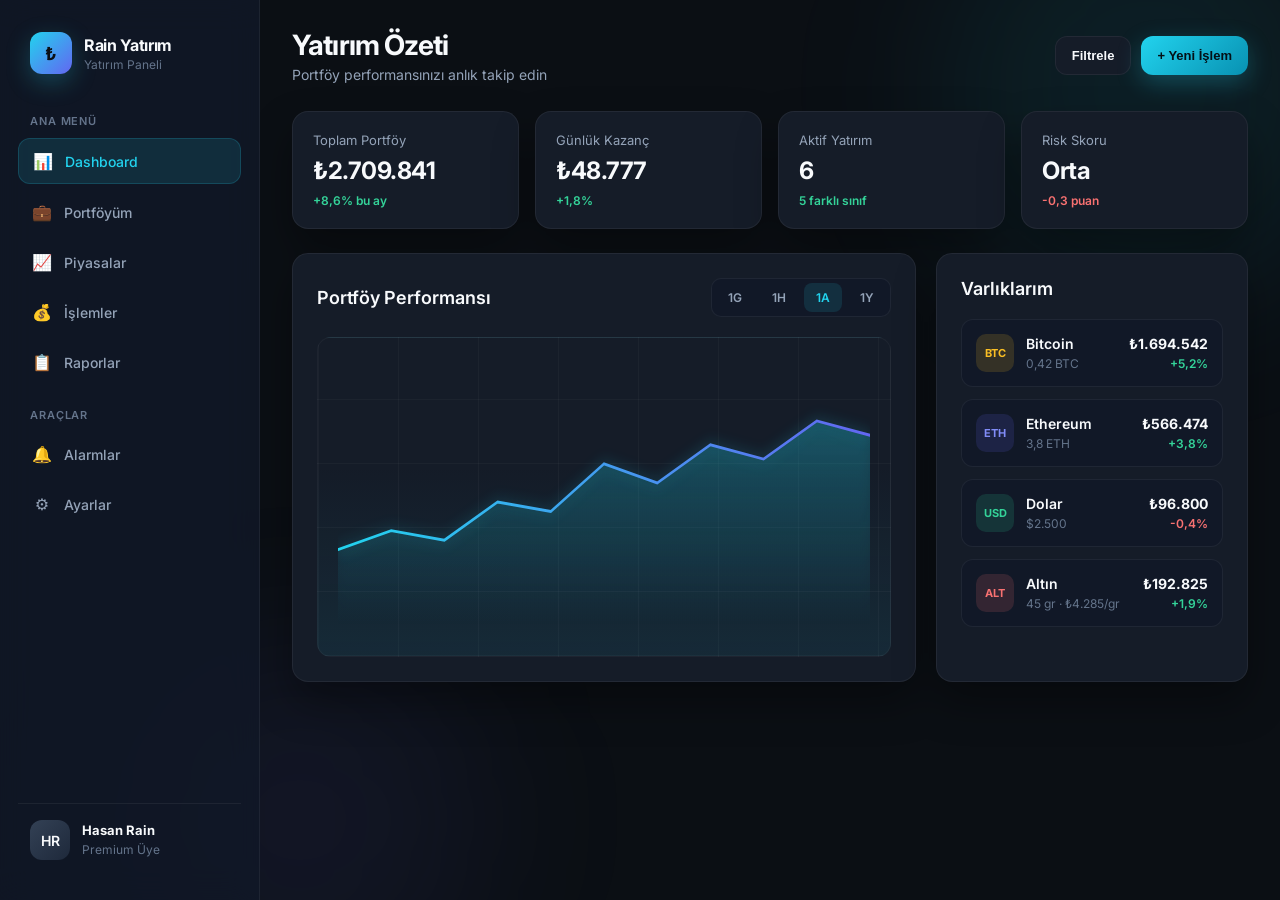
<file: tasarim1.html>
<!DOCTYPE html>
<html lang="tr">
<head>
  <meta charset="UTF-8" />
  <meta name="viewport" content="width=device-width, initial-scale=1.0" />
  <title>Dashboard — Rain Yatırım</title>
  <link rel="preconnect" href="https://fonts.googleapis.com" />
  <link rel="preconnect" href="https://fonts.gstatic.com" crossorigin />
  <link href="https://fonts.googleapis.com/css2?family=Inter:wght@400;500;600;700&display=swap" rel="stylesheet" />
  <link rel="stylesheet" href="styles.css" />
</head>
<body>
  <div class="app">
    <aside class="sidebar">
      <a href="tasarim1.html" class="logo">
        <div class="logo-icon">₺</div>
        <div class="logo-text">
          <h1>Rain Yatırım</h1>
          <p>Yatırım Paneli</p>
        </div>
      </a>

      <div class="menu-label">Ana Menü</div>
      <ul class="menu">
        <li><a href="tasarim1.html" class="active"><span class="menu-icon">📊</span> Dashboard</a></li>
        <li><a href="portfoyum.html"><span class="menu-icon">💼</span> Portföyüm</a></li>
        <li><a href="piyasalar.html"><span class="menu-icon">📈</span> Piyasalar</a></li>
        <li><a href="islemler.html"><span class="menu-icon">💰</span> İşlemler</a></li>
        <li><a href="raporlar.html"><span class="menu-icon">📋</span> Raporlar</a></li>
      </ul>

      <div class="menu-label" style="margin-top: 24px;">Araçlar</div>
      <ul class="menu">
        <li><a href="alarmlar.html"><span class="menu-icon">🔔</span> Alarmlar</a></li>
        <li><a href="ayarlar.html"><span class="menu-icon">⚙️</span> Ayarlar</a></li>
      </ul>

      <div class="sidebar-footer">
        <div class="user-card">
          <div class="avatar">HR</div>
          <div class="user-info">
            <strong>Hasan Rain</strong>
            <span>Premium Üye</span>
          </div>
        </div>
      </div>
    </aside>

    <main class="main">
      <div class="topbar">
        <div class="topbar-left">
          <h2>Yatırım Özeti</h2>
          <p>Portföy performansınızı anlık takip edin</p>
        </div>
        <div class="topbar-actions">
          <button class="btn btn-ghost">Filtrele</button>
          <button class="btn btn-primary">+ Yeni İşlem</button>
        </div>
      </div>

      <section class="stats-grid">
        <div class="stat-card">
          <div class="stat-label">Toplam Portföy</div>
          <div class="stat-value">₺2.709.841</div>
          <div class="stat-change positive">+8,6% bu ay</div>
        </div>
        <div class="stat-card">
          <div class="stat-label">Günlük Kazanç</div>
          <div class="stat-value">₺48.777</div>
          <div class="stat-change positive">+1,8%</div>
        </div>
        <div class="stat-card">
          <div class="stat-label">Aktif Yatırım</div>
          <div class="stat-value">6</div>
          <div class="stat-change positive">5 farklı sınıf</div>
        </div>
        <div class="stat-card">
          <div class="stat-label">Risk Skoru</div>
          <div class="stat-value">Orta</div>
          <div class="stat-change negative">-0,3 puan</div>
        </div>
      </section>

      <section class="content-grid">
        <div class="chart-card">
          <div class="card-header">
            <h3>Portföy Performansı</h3>
            <div class="tabs">
              <div class="tab">1G</div>
              <div class="tab">1H</div>
              <div class="tab active">1A</div>
              <div class="tab">1Y</div>
            </div>
          </div>
          <div class="chart-area">
            <div class="chart-line">
              <svg viewBox="0 0 800 260" preserveAspectRatio="none">
                <defs>
                  <linearGradient id="lineGradient" x1="0%" y1="0%" x2="100%" y2="0%">
                    <stop offset="0%" stop-color="#22d3ee" />
                    <stop offset="100%" stop-color="#6366f1" />
                  </linearGradient>
                  <linearGradient id="areaGradient" x1="0" y1="0" x2="0" y2="1">
                    <stop offset="0%" stop-color="rgba(34, 211, 238, 0.25)" />
                    <stop offset="100%" stop-color="rgba(34, 211, 238, 0)" />
                  </linearGradient>
                </defs>
                <path class="area" d="M0,180 L80,160 L160,170 L240,130 L320,140 L400,90 L480,110 L560,70 L640,85 L720,45 L800,60 L800,260 L0,260 Z" />
                <path d="M0,180 L80,160 L160,170 L240,130 L320,140 L400,90 L480,110 L560,70 L640,85 L720,45 L800,60" />
              </svg>
            </div>
          </div>
        </div>

        <div class="chart-card">
          <div class="card-header">
            <h3>Varlıklarım</h3>
          </div>
          <div class="portfolio-list">
            <div class="portfolio-item">
              <div class="asset">
                <div class="asset-icon btc">BTC</div>
                <div class="asset-info">
                  <strong>Bitcoin</strong>
                  <span>0,42 BTC</span>
                </div>
              </div>
              <div class="asset-value">
                <strong>₺1.694.542</strong>
                <span class="up">+5,2%</span>
              </div>
            </div>
            <div class="portfolio-item">
              <div class="asset">
                <div class="asset-icon eth">ETH</div>
                <div class="asset-info">
                  <strong>Ethereum</strong>
                  <span>3,8 ETH</span>
                </div>
              </div>
              <div class="asset-value">
                <strong>₺566.474</strong>
                <span class="up">+3,8%</span>
              </div>
            </div>
            <div class="portfolio-item">
              <div class="asset">
                <div class="asset-icon usd">USD</div>
                <div class="asset-info">
                  <strong>Dolar</strong>
                  <span>$2.500</span>
                </div>
              </div>
              <div class="asset-value">
                <strong>₺96.800</strong>
                <span class="down">-0,4%</span>
              </div>
            </div>
            <div class="portfolio-item">
              <div class="asset">
                <div class="asset-icon gold">ALT</div>
                <div class="asset-info">
                  <strong>Altın</strong>
                  <span>45 gr · ₺4.285/gr</span>
                </div>
              </div>
              <div class="asset-value">
                <strong>₺192.825</strong>
                <span class="up">+1,9%</span>
              </div>
            </div>
          </div>
        </div>
      </section>
    </main>
  </div>
</body>
</html>
</file>
<file: styles.css>
:root {
  --bg-primary: #0b0f14;
  --bg-secondary: #111827;
  --bg-card: #151c28;
  --bg-card-hover: #1a2332;
  --border: rgba(255, 255, 255, 0.06);
  --text-primary: #f8fafc;
  --text-secondary: #94a3b8;
  --text-muted: #64748b;
  --accent: #22d3ee;
  --accent-soft: rgba(34, 211, 238, 0.12);
  --success: #34d399;
  --danger: #f87171;
  --warning: #fbbf24;
  --sidebar-width: 260px;
  --radius: 16px;
  --shadow: 0 20px 40px rgba(0, 0, 0, 0.35);
}

* {
  margin: 0;
  padding: 0;
  box-sizing: border-box;
}

body {
  font-family: "Inter", system-ui, sans-serif;
  background: var(--bg-primary);
  color: var(--text-primary);
  min-height: 100vh;
  overflow-x: hidden;
}

body::before,
body::after {
  content: "";
  position: fixed;
  border-radius: 50%;
  filter: blur(80px);
  z-index: 0;
  pointer-events: none;
}

body::before {
  width: 420px;
  height: 420px;
  background: rgba(34, 211, 238, 0.08);
  top: -120px;
  right: -80px;
}

body::after {
  width: 360px;
  height: 360px;
  background: rgba(99, 102, 241, 0.08);
  bottom: -100px;
  left: 120px;
}

.app {
  display: flex;
  min-height: 100vh;
  position: relative;
  z-index: 1;
}

.sidebar {
  width: var(--sidebar-width);
  background: rgba(17, 24, 39, 0.85);
  backdrop-filter: blur(16px);
  border-right: 1px solid var(--border);
  padding: 24px 18px;
  display: flex;
  flex-direction: column;
  position: fixed;
  top: 0;
  left: 0;
  bottom: 0;
  z-index: 10;
}

.logo {
  display: flex;
  align-items: center;
  gap: 12px;
  padding: 8px 12px;
  margin-bottom: 32px;
  text-decoration: none;
  color: inherit;
}

.logo-icon {
  width: 42px;
  height: 42px;
  border-radius: 12px;
  background: linear-gradient(135deg, #22d3ee, #6366f1);
  display: grid;
  place-items: center;
  font-weight: 700;
  font-size: 18px;
  color: #0b0f14;
  box-shadow: 0 8px 24px rgba(34, 211, 238, 0.25);
}

.logo-text h1 {
  font-size: 16px;
  font-weight: 700;
  letter-spacing: -0.02em;
}

.logo-text p {
  font-size: 12px;
  color: var(--text-muted);
  margin-top: 2px;
}

.menu-label {
  font-size: 11px;
  font-weight: 600;
  text-transform: uppercase;
  letter-spacing: 0.08em;
  color: var(--text-muted);
  padding: 0 12px;
  margin-bottom: 10px;
}

.menu {
  list-style: none;
  display: flex;
  flex-direction: column;
  gap: 6px;
}

.menu a {
  display: flex;
  align-items: center;
  gap: 12px;
  padding: 12px 14px;
  border-radius: 12px;
  color: var(--text-secondary);
  text-decoration: none;
  font-size: 14px;
  font-weight: 500;
  transition: all 0.2s ease;
}

.menu a:hover {
  background: var(--bg-card-hover);
  color: var(--text-primary);
}

.menu a.active {
  background: var(--accent-soft);
  color: var(--accent);
  border: 1px solid rgba(34, 211, 238, 0.18);
}

.menu-icon {
  width: 20px;
  text-align: center;
  font-size: 16px;
}

.sidebar-footer {
  margin-top: auto;
  padding: 16px 12px;
  border-top: 1px solid var(--border);
}

.user-card {
  display: flex;
  align-items: center;
  gap: 12px;
}

.avatar {
  width: 40px;
  height: 40px;
  border-radius: 12px;
  background: linear-gradient(135deg, #334155, #1e293b);
  display: grid;
  place-items: center;
  font-weight: 600;
  font-size: 14px;
}

.user-info strong {
  display: block;
  font-size: 13px;
}

.user-info span {
  font-size: 12px;
  color: var(--text-muted);
}

.main {
  flex: 1;
  margin-left: var(--sidebar-width);
  padding: 28px 32px;
}

.topbar {
  display: flex;
  justify-content: space-between;
  align-items: center;
  margin-bottom: 28px;
  gap: 16px;
  flex-wrap: wrap;
}

.topbar-left h2 {
  font-size: 28px;
  font-weight: 700;
  letter-spacing: -0.03em;
}

.topbar-left p {
  color: var(--text-secondary);
  font-size: 14px;
  margin-top: 4px;
}

.topbar-actions {
  display: flex;
  gap: 10px;
}

.btn {
  border: none;
  border-radius: 12px;
  padding: 11px 16px;
  font-size: 13px;
  font-weight: 600;
  cursor: pointer;
  transition: 0.2s ease;
}

.btn-ghost {
  background: var(--bg-card);
  color: var(--text-primary);
  border: 1px solid var(--border);
}

.btn-primary {
  background: linear-gradient(135deg, #22d3ee, #0891b2);
  color: #041016;
  box-shadow: 0 8px 24px rgba(34, 211, 238, 0.25);
}

.btn:hover {
  transform: translateY(-1px);
}

.stats-grid {
  display: grid;
  grid-template-columns: repeat(4, 1fr);
  gap: 16px;
  margin-bottom: 24px;
}

.stat-card {
  background: var(--bg-card);
  border: 1px solid var(--border);
  border-radius: var(--radius);
  padding: 20px;
  box-shadow: var(--shadow);
  transition: 0.2s ease;
}

.stat-card:hover {
  background: var(--bg-card-hover);
  transform: translateY(-2px);
}

.stat-label {
  font-size: 13px;
  color: var(--text-secondary);
  margin-bottom: 8px;
}

.stat-value {
  font-size: 24px;
  font-weight: 700;
  letter-spacing: -0.02em;
}

.stat-change {
  margin-top: 8px;
  font-size: 12px;
  font-weight: 600;
}

.stat-change.positive { color: var(--success); }
.stat-change.negative { color: var(--danger); }

.content-grid {
  display: grid;
  grid-template-columns: 2fr 1fr;
  gap: 20px;
}

.chart-card {
  background: var(--bg-card);
  border: 1px solid var(--border);
  border-radius: var(--radius);
  padding: 24px;
  box-shadow: var(--shadow);
}

.card-header {
  display: flex;
  justify-content: space-between;
  align-items: center;
  margin-bottom: 20px;
  gap: 12px;
  flex-wrap: wrap;
}

.card-header h3 {
  font-size: 18px;
  font-weight: 600;
}

.card-header-meta {
  font-size: 12px;
  color: var(--text-muted);
  margin-top: 4px;
}

.tabs {
  display: flex;
  gap: 6px;
  background: var(--bg-secondary);
  padding: 4px;
  border-radius: 10px;
  border: 1px solid var(--border);
}

.tab {
  padding: 7px 12px;
  border-radius: 8px;
  font-size: 12px;
  font-weight: 600;
  color: var(--text-secondary);
  cursor: pointer;
  transition: 0.2s ease;
}

.tab.active {
  background: var(--accent-soft);
  color: var(--accent);
}

.chart-area {
  height: 320px;
  position: relative;
  border-radius: 14px;
  background:
    linear-gradient(to top, rgba(34, 211, 238, 0.08), transparent 60%),
    repeating-linear-gradient(to right, rgba(255, 255, 255, 0.03) 0, rgba(255, 255, 255, 0.03) 1px, transparent 1px, transparent 80px),
    repeating-linear-gradient(to top, rgba(255, 255, 255, 0.03) 0, rgba(255, 255, 255, 0.03) 1px, transparent 1px, transparent 64px);
  overflow: hidden;
  border: 1px solid rgba(255, 255, 255, 0.04);
}

.chart-line {
  position: absolute;
  inset: 40px 20px 30px 20px;
}

.chart-line svg {
  width: 100%;
  height: 100%;
}

.chart-line path {
  fill: none;
  stroke: url(#lineGradient);
  stroke-width: 3;
  stroke-linecap: round;
  filter: drop-shadow(0 0 8px rgba(34, 211, 238, 0.35));
}

.chart-line .area {
  fill: url(#areaGradient);
  stroke: none;
}

.portfolio-list {
  display: flex;
  flex-direction: column;
  gap: 12px;
}

.portfolio-item {
  display: flex;
  align-items: center;
  justify-content: space-between;
  padding: 14px;
  border-radius: 12px;
  background: var(--bg-secondary);
  border: 1px solid var(--border);
  transition: 0.2s ease;
}

.portfolio-item:hover {
  background: var(--bg-card-hover);
}

.asset {
  display: flex;
  align-items: center;
  gap: 12px;
}

.asset-icon {
  width: 38px;
  height: 38px;
  border-radius: 10px;
  display: grid;
  place-items: center;
  font-size: 11px;
  font-weight: 700;
  flex-shrink: 0;
}

.asset-icon.btc { background: rgba(251, 191, 36, 0.15); color: #fbbf24; }
.asset-icon.eth { background: rgba(99, 102, 241, 0.15); color: #818cf8; }
.asset-icon.usd { background: rgba(52, 211, 153, 0.15); color: #34d399; }
.asset-icon.gold { background: rgba(248, 113, 113, 0.15); color: #f87171; }
.asset-icon.bist { background: rgba(34, 211, 238, 0.15); color: #22d3ee; }
.asset-icon.tl { background: rgba(148, 163, 184, 0.15); color: #94a3b8; }

.asset-info strong,
.asset-name strong {
  display: block;
  font-size: 14px;
  font-weight: 600;
}

.asset-info span,
.asset-name span {
  font-size: 12px;
  color: var(--text-muted);
}

.asset-value {
  text-align: right;
}

.asset-value strong {
  display: block;
  font-size: 14px;
}

.asset-value span {
  font-size: 12px;
  font-weight: 600;
}

.asset-value span.up,
.up { color: var(--success); }
.asset-value span.down,
.down { color: var(--danger); }

.table-wrap {
  overflow-x: auto;
  border-radius: 14px;
  border: 1px solid var(--border);
}

.data-table {
  width: 100%;
  border-collapse: collapse;
  font-size: 13px;
  min-width: 720px;
}

.data-table thead {
  background: var(--bg-secondary);
}

.data-table th {
  text-align: left;
  padding: 14px 16px;
  font-size: 11px;
  font-weight: 600;
  text-transform: uppercase;
  letter-spacing: 0.06em;
  color: var(--text-muted);
  border-bottom: 1px solid var(--border);
  white-space: nowrap;
}

.data-table th.num { text-align: right; }

.data-table td {
  padding: 16px;
  border-bottom: 1px solid var(--border);
  vertical-align: middle;
}

.data-table tbody tr { transition: background 0.15s ease; }
.data-table tbody tr:hover { background: var(--bg-card-hover); }
.data-table tbody tr:last-child td { border-bottom: none; }
.data-table td.num {
  text-align: right;
  font-variant-numeric: tabular-nums;
  white-space: nowrap;
}

.asset-cell {
  display: flex;
  align-items: center;
  gap: 12px;
}

.badge {
  display: inline-block;
  padding: 4px 8px;
  border-radius: 6px;
  font-size: 11px;
  font-weight: 600;
  background: var(--bg-secondary);
  color: var(--text-secondary);
  border: 1px solid var(--border);
}

.badge.crypto { color: #fbbf24; border-color: rgba(251, 191, 36, 0.2); background: rgba(251, 191, 36, 0.08); }
.badge.fx { color: #34d399; border-color: rgba(52, 211, 153, 0.2); background: rgba(52, 211, 153, 0.08); }
.badge.commodity { color: #f87171; border-color: rgba(248, 113, 113, 0.2); background: rgba(248, 113, 113, 0.08); }
.badge.stock { color: #22d3ee; border-color: rgba(34, 211, 238, 0.2); background: rgba(34, 211, 238, 0.08); }
.badge.cash { color: #94a3b8; border-color: rgba(148, 163, 184, 0.2); background: rgba(148, 163, 184, 0.08); }
.badge.buy { color: var(--success); border-color: rgba(52, 211, 153, 0.2); background: rgba(52, 211, 153, 0.08); }
.badge.sell { color: var(--danger); border-color: rgba(248, 113, 113, 0.2); background: rgba(248, 113, 113, 0.08); }

.pnl.up { color: var(--success); font-weight: 600; }
.pnl.down { color: var(--danger); font-weight: 600; }

.alloc-bar {
  display: flex;
  align-items: center;
  gap: 10px;
  justify-content: flex-end;
}

.alloc-track {
  width: 64px;
  height: 6px;
  background: var(--bg-secondary);
  border-radius: 99px;
  overflow: hidden;
}

.alloc-fill {
  height: 100%;
  border-radius: 99px;
  background: linear-gradient(90deg, #22d3ee, #6366f1);
}

.table-footer {
  display: flex;
  justify-content: space-between;
  align-items: center;
  padding: 16px 4px 0;
  margin-top: 4px;
  flex-wrap: wrap;
  gap: 12px;
}

.table-footer p {
  font-size: 12px;
  color: var(--text-muted);
}

.summary-row td {
  background: rgba(34, 211, 238, 0.04);
  font-weight: 600;
  border-top: 1px solid rgba(34, 211, 238, 0.12);
}

.report-grid {
  display: grid;
  grid-template-columns: repeat(3, 1fr);
  gap: 16px;
}

.report-item {
  background: var(--bg-secondary);
  border: 1px solid var(--border);
  border-radius: 14px;
  padding: 20px;
  transition: 0.2s ease;
}

.report-item:hover {
  background: var(--bg-card-hover);
  border-color: rgba(34, 211, 238, 0.15);
}

.report-item h4 {
  font-size: 15px;
  margin-bottom: 6px;
}

.report-item p {
  font-size: 12px;
  color: var(--text-muted);
  margin-bottom: 16px;
  line-height: 1.5;
}

.alarm-list {
  display: flex;
  flex-direction: column;
  gap: 12px;
}

.alarm-item {
  display: flex;
  align-items: center;
  justify-content: space-between;
  gap: 16px;
  padding: 16px;
  border-radius: 12px;
  background: var(--bg-secondary);
  border: 1px solid var(--border);
}

.alarm-item:hover {
  background: var(--bg-card-hover);
}

.alarm-status {
  width: 10px;
  height: 10px;
  border-radius: 50%;
  flex-shrink: 0;
}

.alarm-status.active { background: var(--success); box-shadow: 0 0 8px rgba(52, 211, 153, 0.5); }
.alarm-status.paused { background: var(--warning); }

.settings-grid {
  display: grid;
  grid-template-columns: 1fr 1fr;
  gap: 20px;
}

.form-group {
  margin-bottom: 18px;
}

.form-group label {
  display: block;
  font-size: 13px;
  font-weight: 500;
  color: var(--text-secondary);
  margin-bottom: 8px;
}

.form-group input,
.form-group select {
  width: 100%;
  padding: 12px 14px;
  border-radius: 10px;
  border: 1px solid var(--border);
  background: var(--bg-secondary);
  color: var(--text-primary);
  font-size: 14px;
  font-family: inherit;
}

.form-group input:focus,
.form-group select:focus {
  outline: none;
  border-color: rgba(34, 211, 238, 0.4);
}

.toggle-row {
  display: flex;
  align-items: center;
  justify-content: space-between;
  padding: 14px 0;
  border-bottom: 1px solid var(--border);
}

.toggle-row:last-child { border-bottom: none; }

.toggle {
  width: 44px;
  height: 24px;
  border-radius: 99px;
  background: var(--bg-secondary);
  border: 1px solid var(--border);
  position: relative;
  cursor: pointer;
}

.toggle.on {
  background: var(--accent-soft);
  border-color: rgba(34, 211, 238, 0.3);
}

.toggle::after {
  content: "";
  position: absolute;
  width: 18px;
  height: 18px;
  border-radius: 50%;
  background: var(--text-muted);
  top: 2px;
  left: 2px;
  transition: 0.2s ease;
}

.toggle.on::after {
  left: 22px;
  background: var(--accent);
}

@media (max-width: 1200px) {
  .stats-grid { grid-template-columns: repeat(2, 1fr); }
  .content-grid { grid-template-columns: 1fr; }
  .report-grid { grid-template-columns: repeat(2, 1fr); }
  .settings-grid { grid-template-columns: 1fr; }
}

@media (max-width: 768px) {
  .sidebar { transform: translateX(-100%); }
  .main { margin-left: 0; padding: 20px; }
  .stats-grid { grid-template-columns: 1fr; }
  .report-grid { grid-template-columns: 1fr; }
}
</file>
